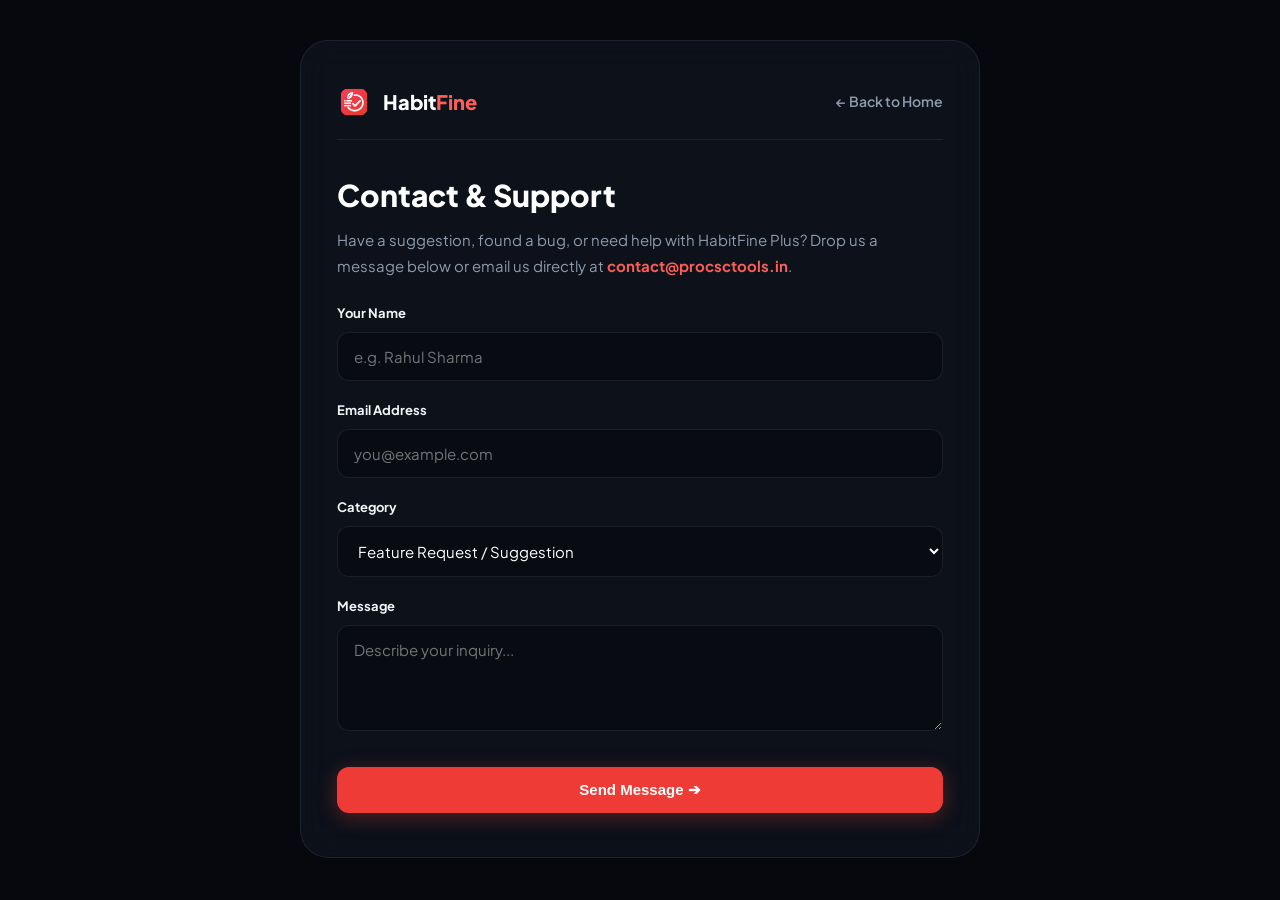
<file: contact.html>
<!DOCTYPE html>
<html lang="en">
<head>
    <meta charset="UTF-8">
    <meta name="viewport" content="width=device-width, initial-scale=1.0">
    <title>Support & Contact — HabitFine</title>
    <link rel="icon" type="image/png" href="images/icon.png">
    <link href="https://fonts.googleapis.com/css2?family=Plus+Jakarta+Sans:wght@400;600;700;800&family=JetBrains+Mono:wght@500&display=swap" rel="stylesheet">
    <style>
        :root {
            --bg-void: #06080D;
            --bg-card: rgba(16, 21, 32, 0.72);
            --brand-red: #EF3B36;
            --brand-red-light: #FF5D58;
            --brand-glow: rgba(239, 59, 54, 0.35);
            --text-pure: #FFFFFF;
            --text-main: #F1F5F9;
            --text-muted: #8E9BAE;
            --border-subtle: rgba(255, 255, 255, 0.08);
            --font-main: 'Plus Jakarta Sans', sans-serif;
        }
        * { margin: 0; padding: 0; box-sizing: border-box; }
        body { background: var(--bg-void); color: var(--text-main); font-family: var(--font-main); line-height: 1.7; padding: 40px 20px; }
        .container { max-width: 680px; margin: 0 auto; background: var(--bg-card); border: 1px solid var(--border-subtle); border-radius: 28px; padding: 44px 36px; backdrop-filter: blur(16px); }
        .brand-header { display: flex; align-items: center; justify-content: space-between; margin-bottom: 30px; border-bottom: 1px solid var(--border-subtle); padding-bottom: 20px; }
        .brand { display: flex; align-items: center; gap: 12px; text-decoration: none; color: #fff; font-size: 20px; font-weight: 800; }
        .brand img { width: 34px; height: 34px; border-radius: 8px; }
        .brand span span { color: var(--brand-red-light); }
        .back-btn { color: var(--text-muted); text-decoration: none; font-size: 14px; font-weight: 600; }
        .back-btn:hover { color: #fff; }
        h1 { font-size: 30px; font-weight: 800; color: var(--text-pure); margin-bottom: 6px; }
        p { color: var(--text-muted); font-size: 15px; margin-bottom: 24px; }
        .form-group { margin-bottom: 18px; }
        label { display: block; font-size: 13px; font-weight: 700; color: var(--text-main); margin-bottom: 8px; }
        input, select, textarea { width: 100%; background: #080B12; border: 1px solid var(--border-subtle); border-radius: 12px; padding: 14px 16px; color: #fff; font-family: var(--font-main); font-size: 15px; outline: none; transition: border-color 0.2s; }
        input:focus, select:focus, textarea:focus { border-color: var(--brand-red); }
        .btn-submit { width: 100%; background: var(--brand-red); color: #fff; padding: 14px; border-radius: 12px; font-weight: 800; font-size: 15px; border: none; cursor: pointer; box-shadow: 0 4px 20px var(--brand-glow); margin-top: 10px; transition: transform 0.2s; }
        .btn-submit:hover { transform: translateY(-2px); }
    </style>
</head>
<body>
    <div class="container">
        <div class="brand-header">
            <a href="index.html" class="brand">
                <img src="images/icon.png" alt="HabitFine Logo" onerror="this.src='images/splash-icon.png'">
                <span>Habit<span>Fine</span></span>
            </a>
            <a href="index.html" class="back-btn">← Back to Home</a>
        </div>

        <h1>Contact & Support</h1>
        <p>Have a suggestion, found a bug, or need help with HabitFine Plus? Drop us a message below or email us directly at <a href="mailto:contact@procsctools.in" style="color: var(--brand-red-light); text-decoration: none; font-weight: 700;">contact@procsctools.in</a>.</p>
        <form onsubmit="event.preventDefault(); alert('Thank you! Your feedback has been sent to our developer team.');">
            <div class="form-group">
                <label>Your Name</label>
                <input type="text" placeholder="e.g. Rahul Sharma" required>
            </div>
            <div class="form-group">
                <label>Email Address</label>
                <input type="email" placeholder="you@example.com" required>
            </div>
            <div class="form-group">
                <label>Category</label>
                <select>
                    <option>Feature Request / Suggestion</option>
                    <option>Bug Report</option>
                    <option>Promo Code / Plus Subscription</option>
                    <option>Other Question</option>
                </select>
            </div>
            <div class="form-group">
                <label>Message</label>
                <textarea rows="4" placeholder="Describe your inquiry..." required></textarea>
            </div>
            <button type="submit" class="btn-submit">Send Message ➔</button>
        </form>
    </div>
</body>
</html>
</file>
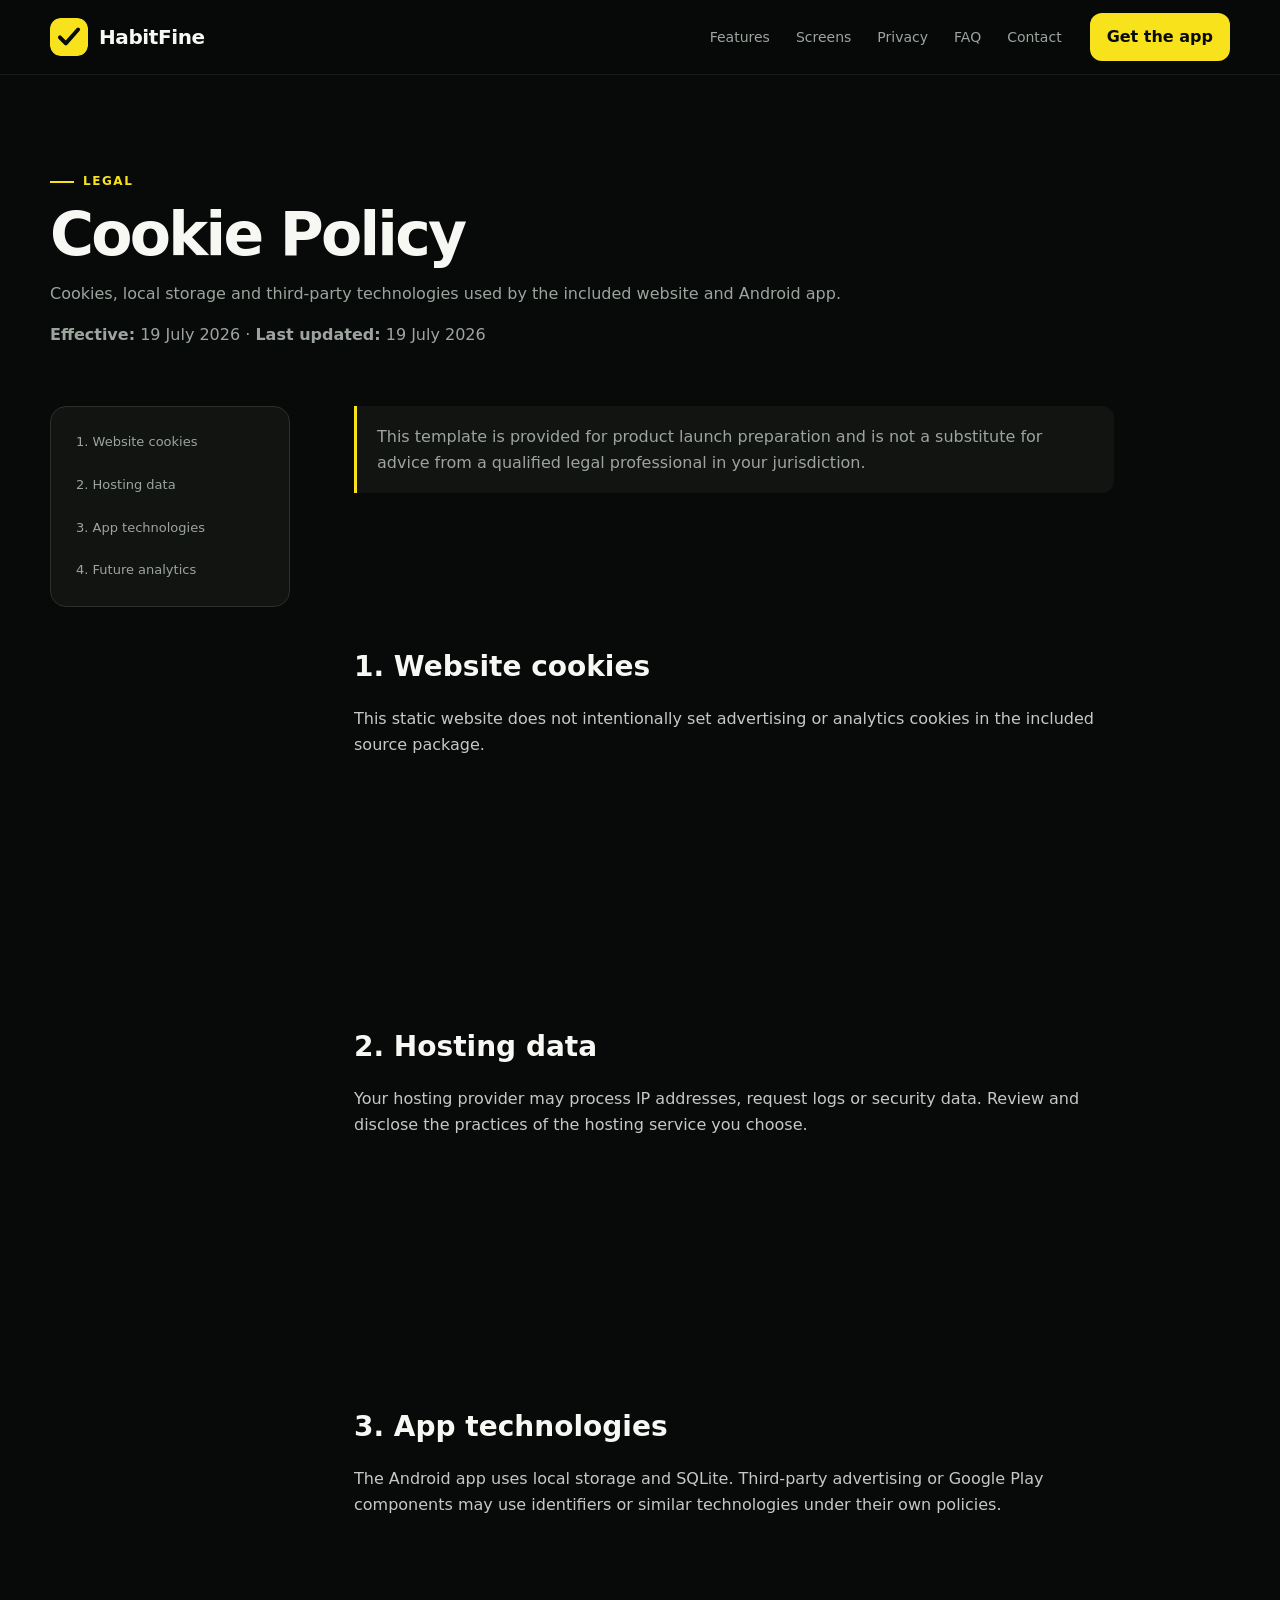
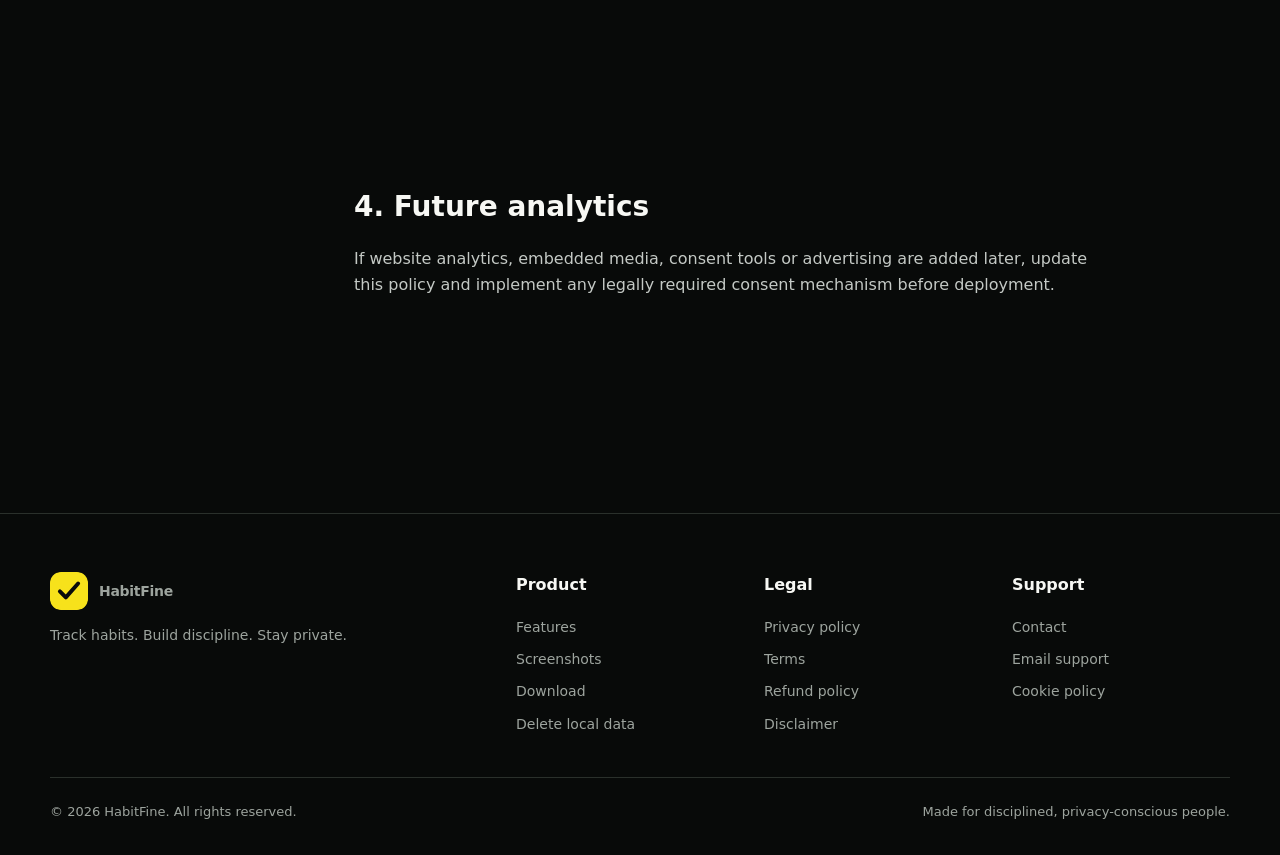
<file: cookies.html>
<!doctype html><html lang="en"><head><meta charset="utf-8"><meta name="viewport" content="width=device-width,initial-scale=1"><meta name="theme-color" content="#080a09"><meta name="description" content="Cookies, local storage and third-party technologies used by the included website and Android app."><title>Cookie Policy — HabitFine</title><link rel="icon" href="assets/logo.svg"><link rel="stylesheet" href="assets/css/style.css"></head><body class="legal-page"><a class="skip" href="#main">Skip to content</a><header class="site-header"><div class="container nav"><a class="brand" href="index.html"><img src="assets/logo.svg" alt=""><span>HabitFine</span></a><nav class="nav-links" aria-label="Primary"><a href="index.html#features">Features</a><a href="index.html#screens">Screens</a><a href="index.html#privacy">Privacy</a><a href="index.html#faq">FAQ</a><a href="contact.html">Contact</a></nav><a class="nav-cta" href="index.html#download">Get the app</a><button class="menu-btn" aria-label="Open navigation" aria-expanded="false">☰</button></div></header><main id="main"><div class="container legal-hero"><div class="eyebrow">Legal</div><h1>Cookie Policy</h1><p>Cookies, local storage and third-party technologies used by the included website and Android app.</p><p><b>Effective:</b> 19 July 2026 · <b>Last updated:</b> 19 July 2026</p></div><div class="container legal legal-layout"><aside class="legal-toc"><a href="#cookies">1. Website cookies</a><a href="#hosting">2. Hosting data</a><a href="#app">3. App technologies</a><a href="#changes">4. Future analytics</a></aside><article><div class="notice">This template is provided for product launch preparation and is not a substitute for advice from a qualified legal professional in your jurisdiction.</div><section id="cookies"><h2>1. Website cookies</h2><p>This static website does not intentionally set advertising or analytics cookies in the included source package.</p></section><section id="hosting"><h2>2. Hosting data</h2><p>Your hosting provider may process IP addresses, request logs or security data. Review and disclose the practices of the hosting service you choose.</p></section><section id="app"><h2>3. App technologies</h2><p>The Android app uses local storage and SQLite. Third-party advertising or Google Play components may use identifiers or similar technologies under their own policies.</p></section><section id="changes"><h2>4. Future analytics</h2><p>If website analytics, embedded media, consent tools or advertising are added later, update this policy and implement any legally required consent mechanism before deployment.</p></section></article></div></main><footer class="footer"><div class="container"><div class="footer-grid"><div><a class="brand" href="index.html"><img src="assets/logo.svg" alt=""><span>HabitFine</span></a><p>Track habits. Build discipline. Stay private.</p></div><div class="footer-col"><b>Product</b><a href="index.html#features">Features</a><a href="index.html#screens">Screenshots</a><a href="index.html#download">Download</a><a href="data-deletion.html">Delete local data</a></div><div class="footer-col"><b>Legal</b><a href="privacy.html">Privacy policy</a><a href="terms.html">Terms</a><a href="refund.html">Refund policy</a><a href="disclaimer.html">Disclaimer</a></div><div class="footer-col"><b>Support</b><a href="contact.html">Contact</a><a href="mailto:jitendraeditiz@gmail.com">Email support</a><a href="cookies.html">Cookie policy</a></div></div><div class="copyright"><span>© 2026 HabitFine. All rights reserved.</span><span>Made for disciplined, privacy-conscious people.</span></div></div></footer><script src="assets/js/main.js"></script></body></html>
</file>
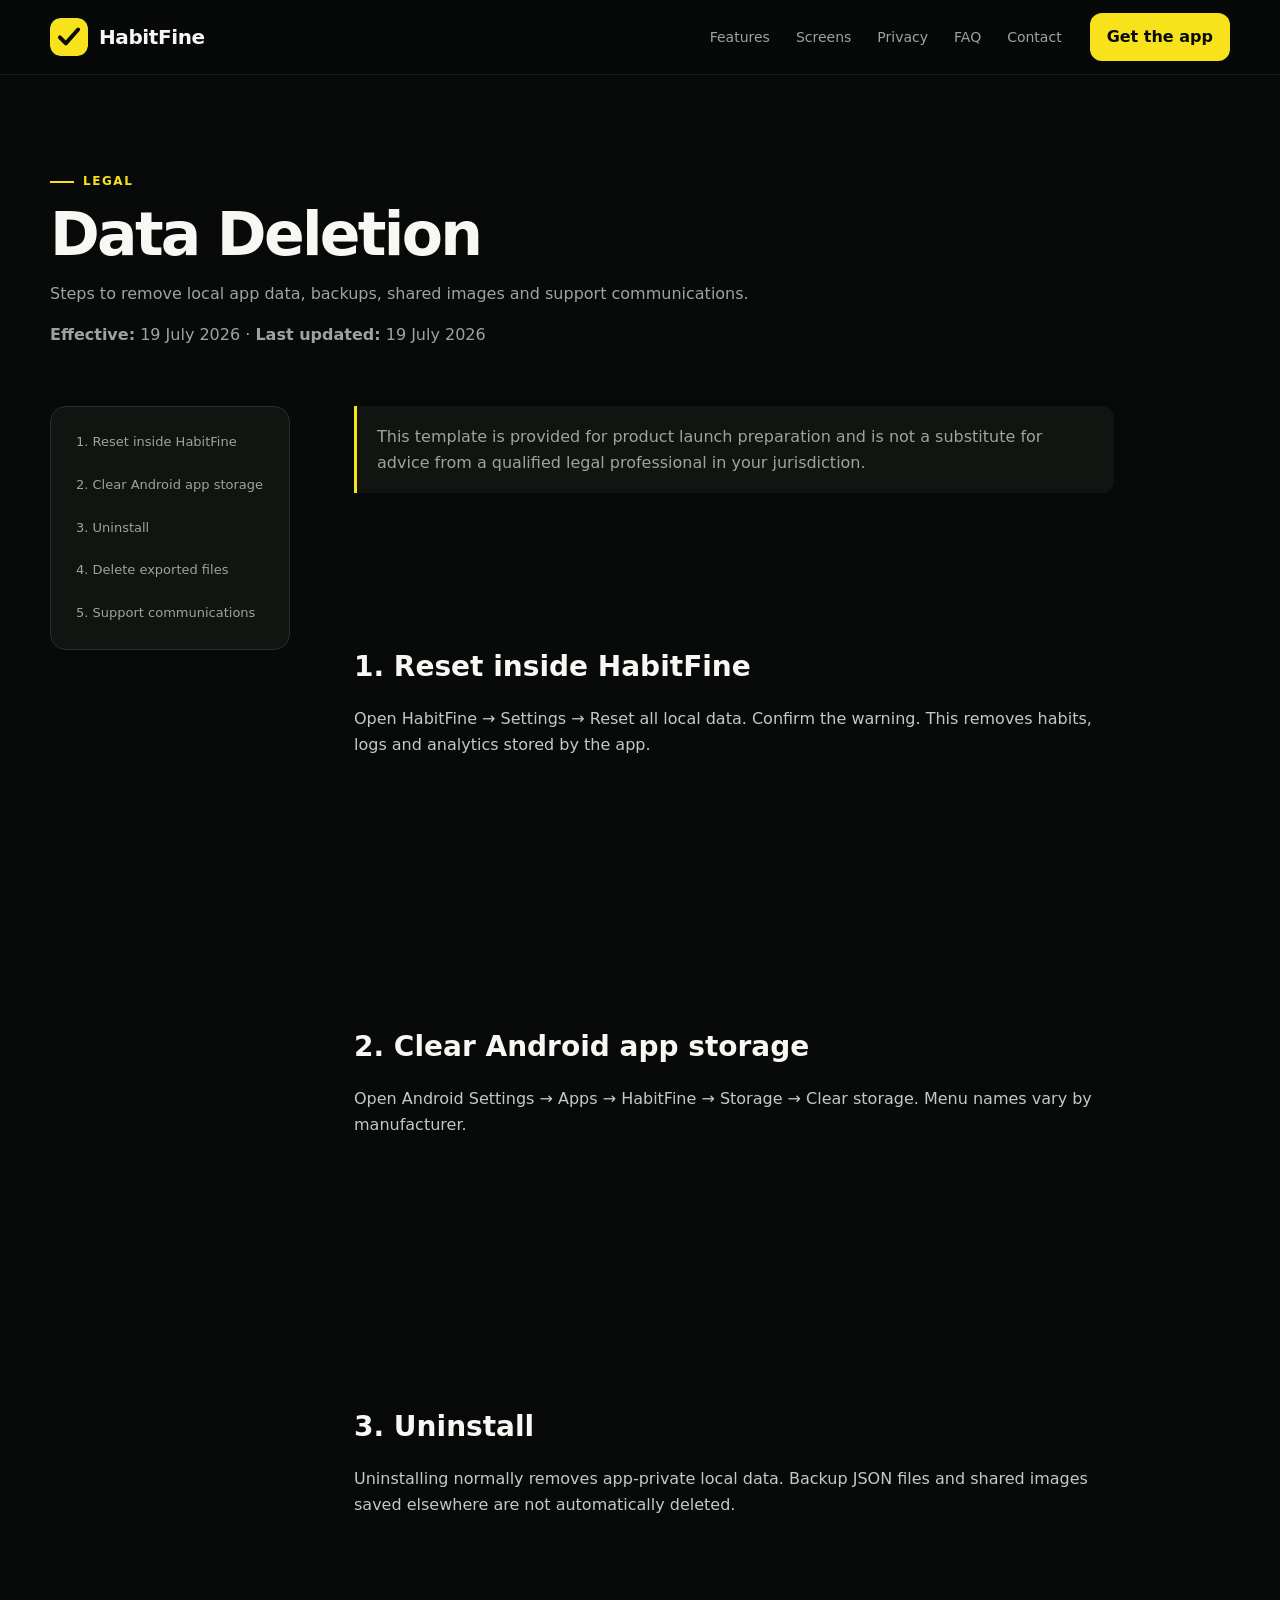
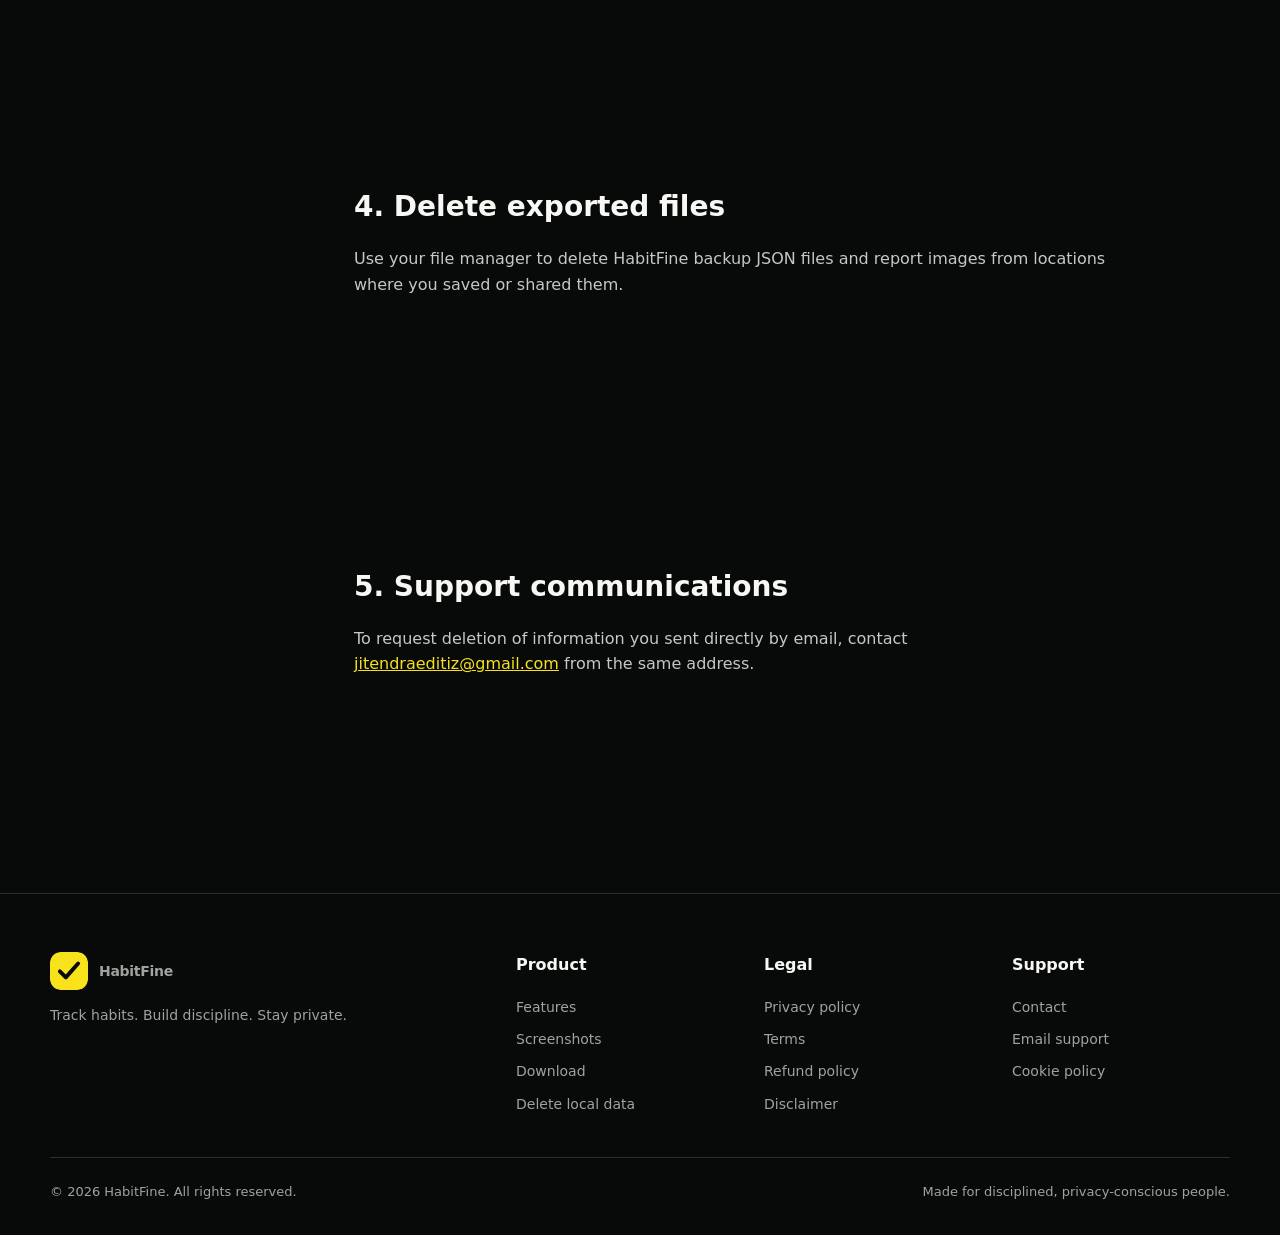
<file: data-deletion.html>
<!doctype html><html lang="en"><head><meta charset="utf-8"><meta name="viewport" content="width=device-width,initial-scale=1"><meta name="theme-color" content="#080a09"><meta name="description" content="Steps to remove local app data, backups, shared images and support communications."><title>Data Deletion — HabitFine</title><link rel="icon" href="assets/logo.svg"><link rel="stylesheet" href="assets/css/style.css"></head><body class="legal-page"><a class="skip" href="#main">Skip to content</a><header class="site-header"><div class="container nav"><a class="brand" href="index.html"><img src="assets/logo.svg" alt=""><span>HabitFine</span></a><nav class="nav-links" aria-label="Primary"><a href="index.html#features">Features</a><a href="index.html#screens">Screens</a><a href="index.html#privacy">Privacy</a><a href="index.html#faq">FAQ</a><a href="contact.html">Contact</a></nav><a class="nav-cta" href="index.html#download">Get the app</a><button class="menu-btn" aria-label="Open navigation" aria-expanded="false">☰</button></div></header><main id="main"><div class="container legal-hero"><div class="eyebrow">Legal</div><h1>Data Deletion</h1><p>Steps to remove local app data, backups, shared images and support communications.</p><p><b>Effective:</b> 19 July 2026 · <b>Last updated:</b> 19 July 2026</p></div><div class="container legal legal-layout"><aside class="legal-toc"><a href="#app">1. Reset inside HabitFine</a><a href="#android">2. Clear Android app storage</a><a href="#uninstall">3. Uninstall</a><a href="#files">4. Delete exported files</a><a href="#support">5. Support communications</a></aside><article><div class="notice">This template is provided for product launch preparation and is not a substitute for advice from a qualified legal professional in your jurisdiction.</div><section id="app"><h2>1. Reset inside HabitFine</h2><p>Open HabitFine → Settings → Reset all local data. Confirm the warning. This removes habits, logs and analytics stored by the app.</p></section><section id="android"><h2>2. Clear Android app storage</h2><p>Open Android Settings → Apps → HabitFine → Storage → Clear storage. Menu names vary by manufacturer.</p></section><section id="uninstall"><h2>3. Uninstall</h2><p>Uninstalling normally removes app-private local data. Backup JSON files and shared images saved elsewhere are not automatically deleted.</p></section><section id="files"><h2>4. Delete exported files</h2><p>Use your file manager to delete HabitFine backup JSON files and report images from locations where you saved or shared them.</p></section><section id="support"><h2>5. Support communications</h2><p>To request deletion of information you sent directly by email, contact <a href="mailto:jitendraeditiz@gmail.com">jitendraeditiz@gmail.com</a> from the same address.</p></section></article></div></main><footer class="footer"><div class="container"><div class="footer-grid"><div><a class="brand" href="index.html"><img src="assets/logo.svg" alt=""><span>HabitFine</span></a><p>Track habits. Build discipline. Stay private.</p></div><div class="footer-col"><b>Product</b><a href="index.html#features">Features</a><a href="index.html#screens">Screenshots</a><a href="index.html#download">Download</a><a href="data-deletion.html">Delete local data</a></div><div class="footer-col"><b>Legal</b><a href="privacy.html">Privacy policy</a><a href="terms.html">Terms</a><a href="refund.html">Refund policy</a><a href="disclaimer.html">Disclaimer</a></div><div class="footer-col"><b>Support</b><a href="contact.html">Contact</a><a href="mailto:jitendraeditiz@gmail.com">Email support</a><a href="cookies.html">Cookie policy</a></div></div><div class="copyright"><span>© 2026 HabitFine. All rights reserved.</span><span>Made for disciplined, privacy-conscious people.</span></div></div></footer><script src="assets/js/main.js"></script></body></html>
</file>
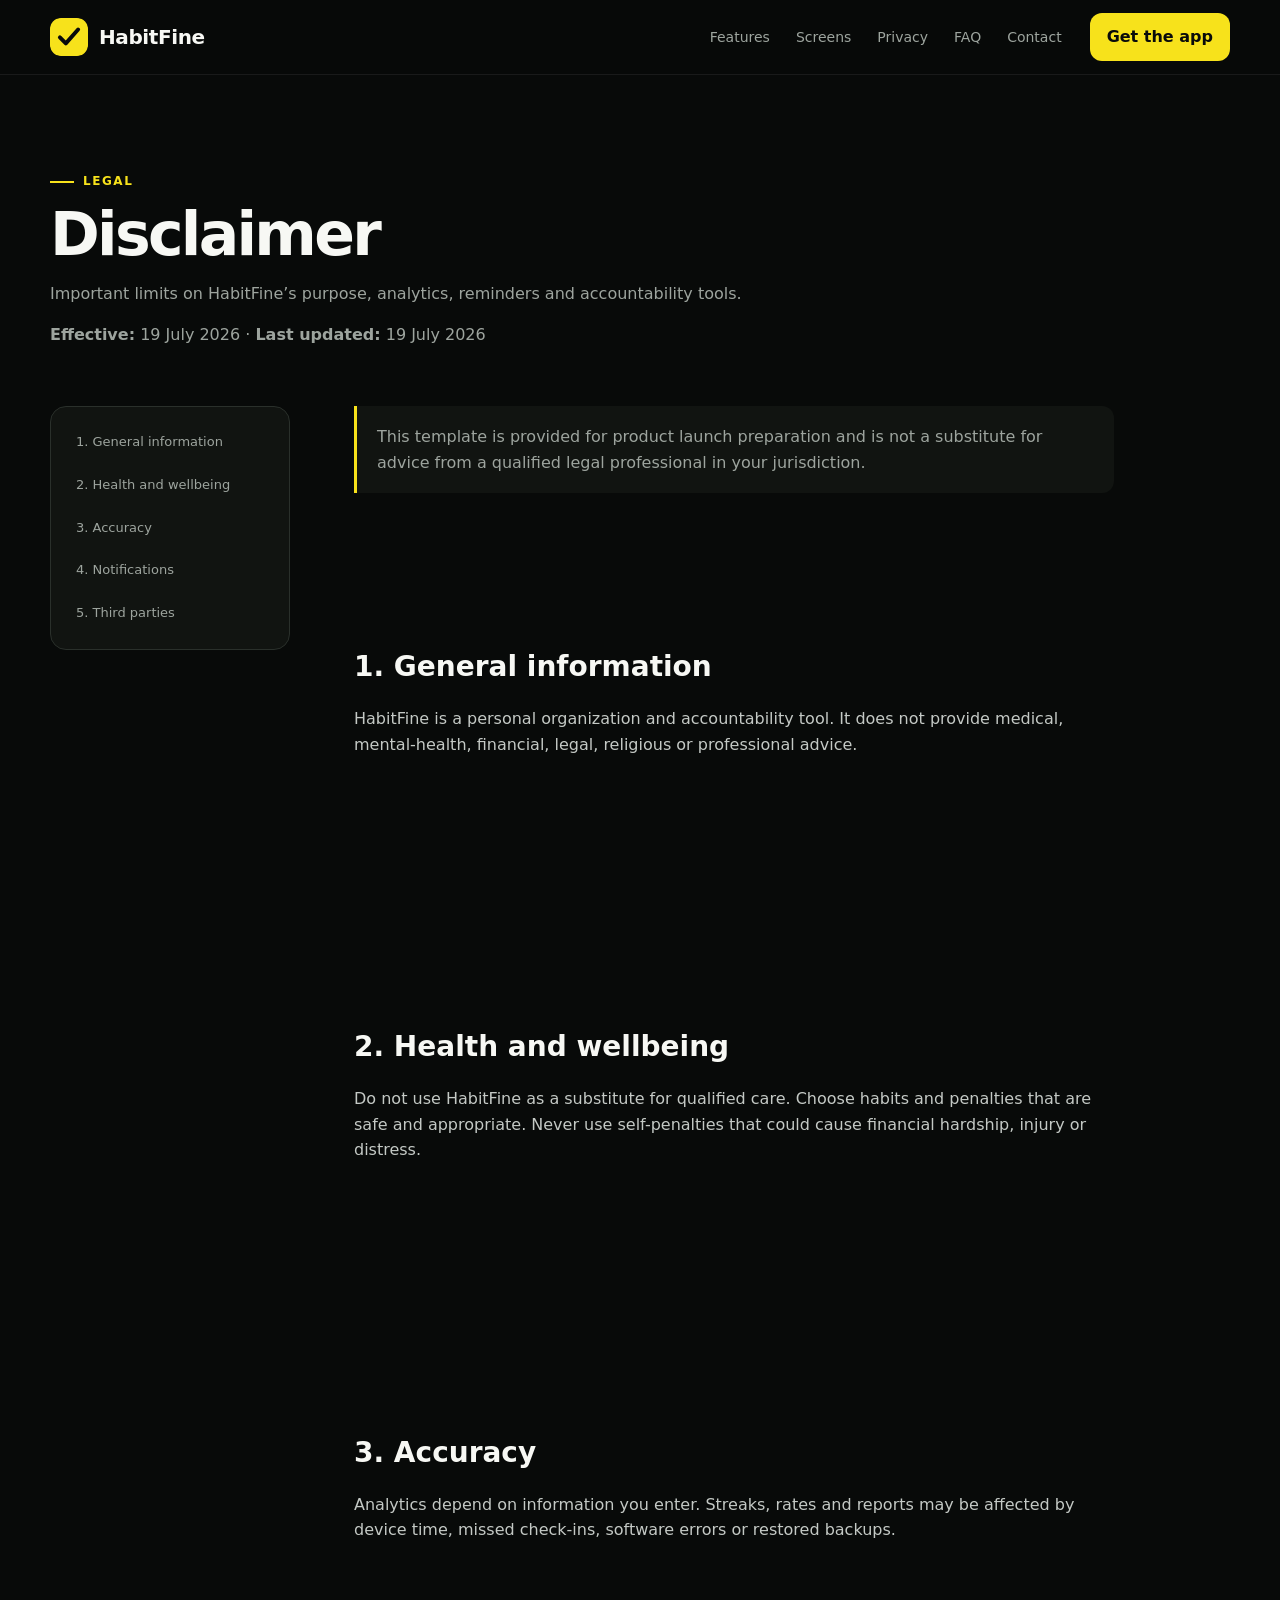
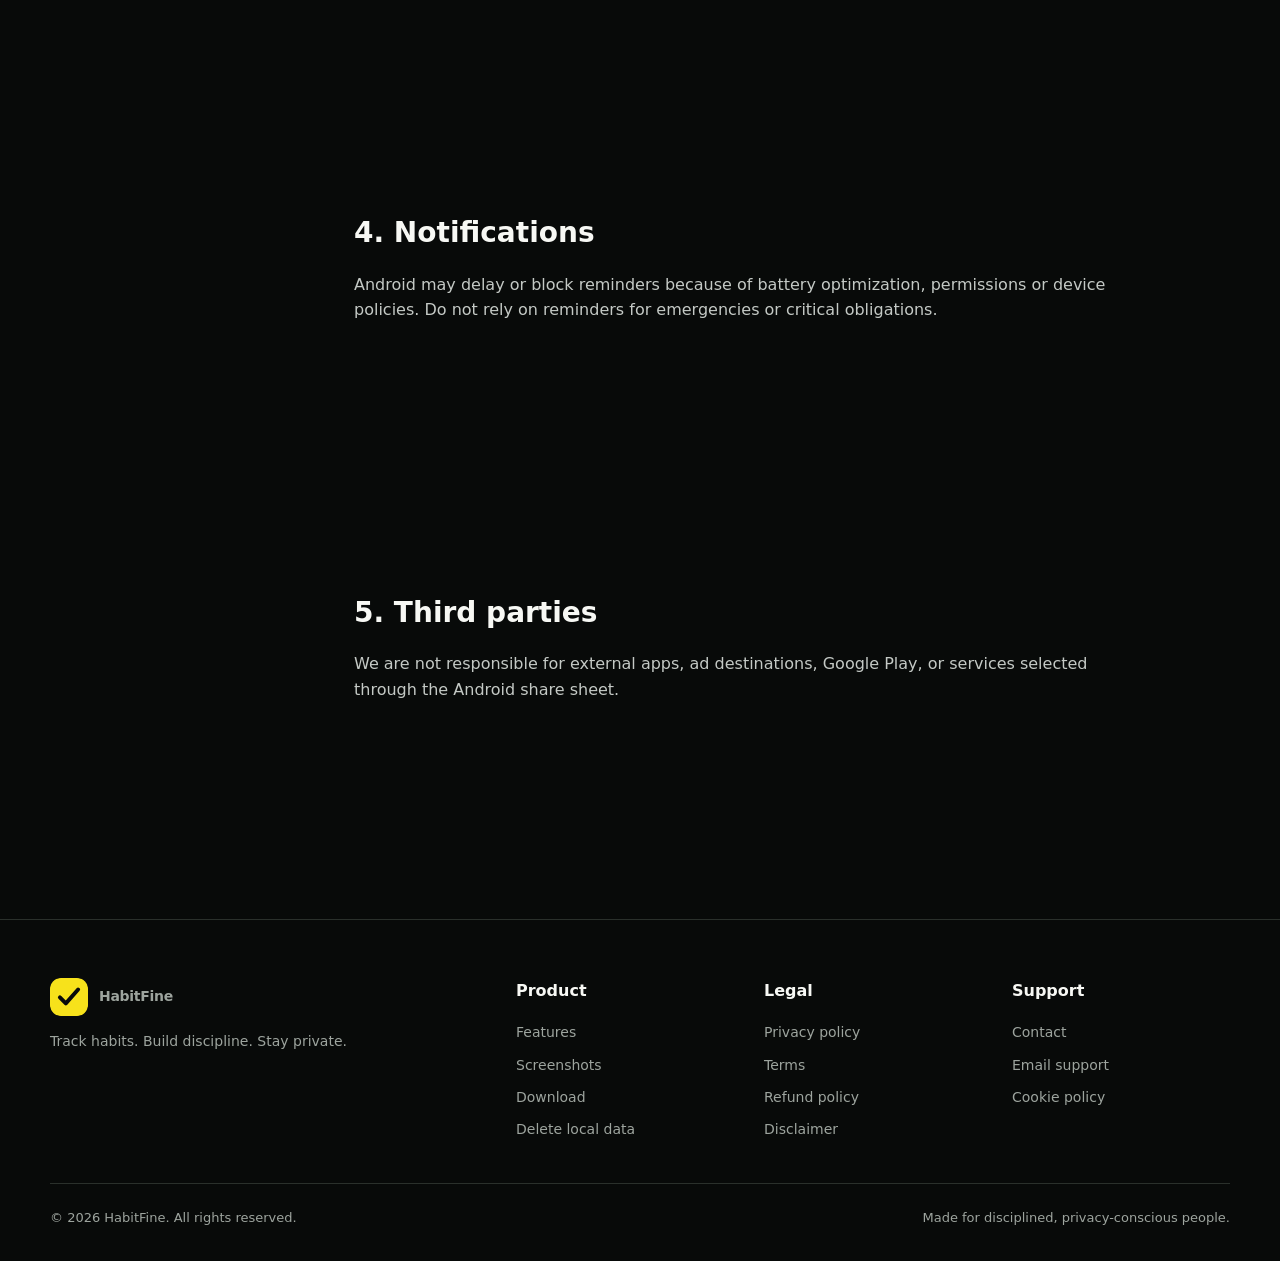
<file: disclaimer.html>
<!doctype html><html lang="en"><head><meta charset="utf-8"><meta name="viewport" content="width=device-width,initial-scale=1"><meta name="theme-color" content="#080a09"><meta name="description" content="Important limits on HabitFine’s purpose, analytics, reminders and accountability tools."><title>Disclaimer — HabitFine</title><link rel="icon" href="assets/logo.svg"><link rel="stylesheet" href="assets/css/style.css"></head><body class="legal-page"><a class="skip" href="#main">Skip to content</a><header class="site-header"><div class="container nav"><a class="brand" href="index.html"><img src="assets/logo.svg" alt=""><span>HabitFine</span></a><nav class="nav-links" aria-label="Primary"><a href="index.html#features">Features</a><a href="index.html#screens">Screens</a><a href="index.html#privacy">Privacy</a><a href="index.html#faq">FAQ</a><a href="contact.html">Contact</a></nav><a class="nav-cta" href="index.html#download">Get the app</a><button class="menu-btn" aria-label="Open navigation" aria-expanded="false">☰</button></div></header><main id="main"><div class="container legal-hero"><div class="eyebrow">Legal</div><h1>Disclaimer</h1><p>Important limits on HabitFine’s purpose, analytics, reminders and accountability tools.</p><p><b>Effective:</b> 19 July 2026 · <b>Last updated:</b> 19 July 2026</p></div><div class="container legal legal-layout"><aside class="legal-toc"><a href="#general">1. General information</a><a href="#health">2. Health and wellbeing</a><a href="#accuracy">3. Accuracy</a><a href="#notifications">4. Notifications</a><a href="#external">5. Third parties</a></aside><article><div class="notice">This template is provided for product launch preparation and is not a substitute for advice from a qualified legal professional in your jurisdiction.</div><section id="general"><h2>1. General information</h2><p>HabitFine is a personal organization and accountability tool. It does not provide medical, mental-health, financial, legal, religious or professional advice.</p></section><section id="health"><h2>2. Health and wellbeing</h2><p>Do not use HabitFine as a substitute for qualified care. Choose habits and penalties that are safe and appropriate. Never use self-penalties that could cause financial hardship, injury or distress.</p></section><section id="accuracy"><h2>3. Accuracy</h2><p>Analytics depend on information you enter. Streaks, rates and reports may be affected by device time, missed check-ins, software errors or restored backups.</p></section><section id="notifications"><h2>4. Notifications</h2><p>Android may delay or block reminders because of battery optimization, permissions or device policies. Do not rely on reminders for emergencies or critical obligations.</p></section><section id="external"><h2>5. Third parties</h2><p>We are not responsible for external apps, ad destinations, Google Play, or services selected through the Android share sheet.</p></section></article></div></main><footer class="footer"><div class="container"><div class="footer-grid"><div><a class="brand" href="index.html"><img src="assets/logo.svg" alt=""><span>HabitFine</span></a><p>Track habits. Build discipline. Stay private.</p></div><div class="footer-col"><b>Product</b><a href="index.html#features">Features</a><a href="index.html#screens">Screenshots</a><a href="index.html#download">Download</a><a href="data-deletion.html">Delete local data</a></div><div class="footer-col"><b>Legal</b><a href="privacy.html">Privacy policy</a><a href="terms.html">Terms</a><a href="refund.html">Refund policy</a><a href="disclaimer.html">Disclaimer</a></div><div class="footer-col"><b>Support</b><a href="contact.html">Contact</a><a href="mailto:jitendraeditiz@gmail.com">Email support</a><a href="cookies.html">Cookie policy</a></div></div><div class="copyright"><span>© 2026 HabitFine. All rights reserved.</span><span>Made for disciplined, privacy-conscious people.</span></div></div></footer><script src="assets/js/main.js"></script></body></html>
</file>
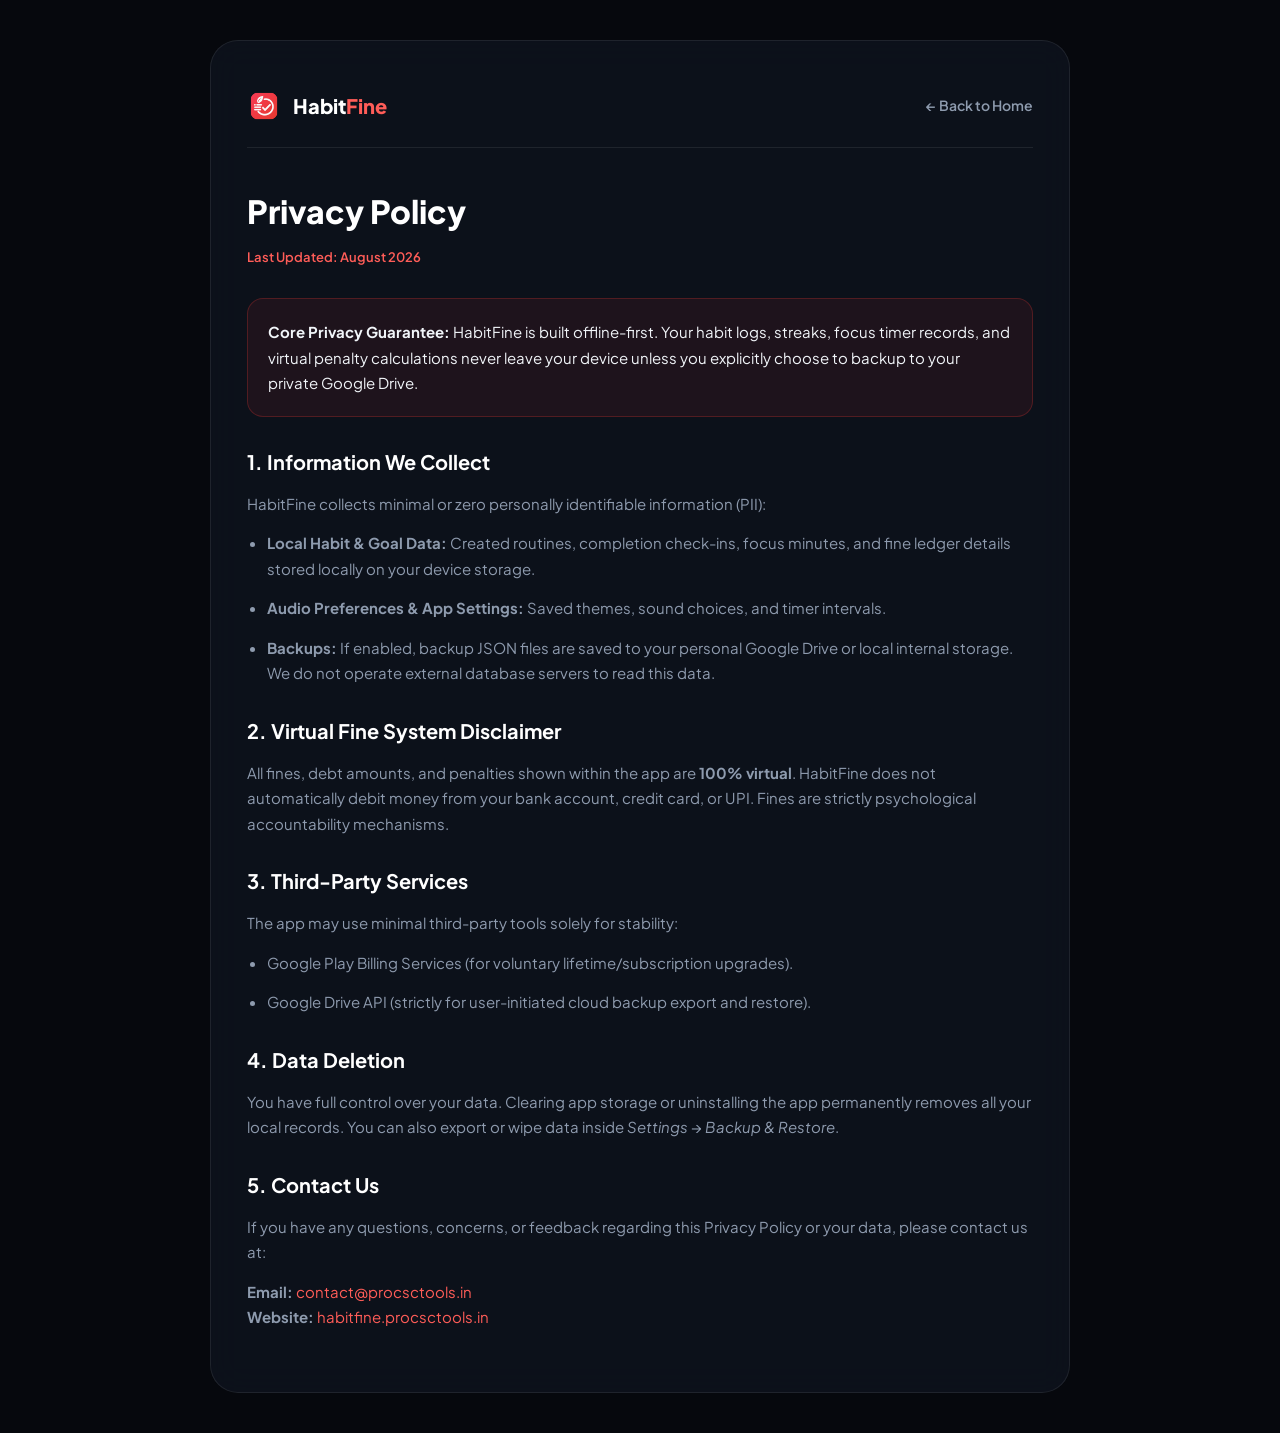
<file: privacy-policy.html>
<!DOCTYPE html>
<html lang="en">
<head>
    <meta charset="UTF-8">
    <meta name="viewport" content="width=device-width, initial-scale=1.0">
    <title>Privacy Policy — HabitFine</title>
    <link rel="icon" type="image/png" href="images/icon.png">
    <link href="https://fonts.googleapis.com/css2?family=Plus+Jakarta+Sans:wght@400;600;700;800&family=JetBrains+Mono:wght@500&display=swap" rel="stylesheet">
    <style>
        :root {
            --bg-void: #06080D;
            --bg-card: rgba(16, 21, 32, 0.72);
            --brand-red: #EF3B36;
            --brand-red-light: #FF5D58;
            --text-pure: #FFFFFF;
            --text-main: #F1F5F9;
            --text-muted: #8E9BAE;
            --border-subtle: rgba(255, 255, 255, 0.08);
            --font-main: 'Plus Jakarta Sans', sans-serif;
        }
        * { margin: 0; padding: 0; box-sizing: border-box; }
        body { background: var(--bg-void); color: var(--text-main); font-family: var(--font-main); line-height: 1.7; padding: 40px 20px; }
        .container { max-width: 860px; margin: 0 auto; background: var(--bg-card); border: 1px solid var(--border-subtle); border-radius: 28px; padding: 48px 36px; backdrop-filter: blur(16px); }
        .brand-header { display: flex; align-items: center; justify-content: space-between; margin-bottom: 36px; border-bottom: 1px solid var(--border-subtle); padding-bottom: 24px; }
        .brand { display: flex; align-items: center; gap: 12px; text-decoration: none; color: #fff; font-size: 20px; font-weight: 800; }
        .brand img { width: 34px; height: 34px; border-radius: 8px; }
        .brand span span { color: var(--brand-red-light); }
        .back-btn { color: var(--text-muted); text-decoration: none; font-size: 14px; font-weight: 600; }
        .back-btn:hover { color: #fff; }
        h1 { font-size: 32px; font-weight: 800; color: var(--text-pure); margin-bottom: 8px; }
        .updated-date { color: var(--brand-red-light); font-size: 13px; font-weight: 600; margin-bottom: 30px; }
        h2 { font-size: 20px; color: var(--text-pure); margin: 28px 0 12px; }
        p, li { color: var(--text-muted); font-size: 15px; margin-bottom: 14px; }
        ul { padding-left: 20px; margin-bottom: 18px; }
        .highlight-box { background: rgba(239, 59, 54, 0.08); border: 1px solid rgba(239, 59, 54, 0.25); border-radius: 16px; padding: 20px; margin: 24px 0; }
        .highlight-box p { color: var(--text-main); margin-bottom: 0; }
    </style>
</head>
<body>
    <div class="container">
        <div class="brand-header">
            <a href="index.html" class="brand">
                <img src="images/icon.png" alt="HabitFine Logo" onerror="this.src='images/splash-icon.png'">
                <span>Habit<span>Fine</span></span>
            </a>
            <a href="index.html" class="back-btn">← Back to Home</a>
        </div>

        <h1>Privacy Policy</h1>
        <div class="updated-date">Last Updated: August 2026</div>

        <div class="highlight-box">
            <p><strong>Core Privacy Guarantee:</strong> HabitFine is built offline-first. Your habit logs, streaks, focus timer records, and virtual penalty calculations never leave your device unless you explicitly choose to backup to your private Google Drive.</p>
        </div>

        <h2>1. Information We Collect</h2>
        <p>HabitFine collects minimal or zero personally identifiable information (PII):</p>
        <ul>
            <li><strong>Local Habit & Goal Data:</strong> Created routines, completion check-ins, focus minutes, and fine ledger details stored locally on your device storage.</li>
            <li><strong>Audio Preferences & App Settings:</strong> Saved themes, sound choices, and timer intervals.</li>
            <li><strong>Backups:</strong> If enabled, backup JSON files are saved to your personal Google Drive or local internal storage. We do not operate external database servers to read this data.</li>
        </ul>

        <h2>2. Virtual Fine System Disclaimer</h2>
        <p>All fines, debt amounts, and penalties shown within the app are <strong>100% virtual</strong>. HabitFine does not automatically debit money from your bank account, credit card, or UPI. Fines are strictly psychological accountability mechanisms.</p>

        <h2>3. Third-Party Services</h2>
        <p>The app may use minimal third-party tools solely for stability:</p>
        <ul>
            <li>Google Play Billing Services (for voluntary lifetime/subscription upgrades).</li>
            <li>Google Drive API (strictly for user-initiated cloud backup export and restore).</li>
        </ul>

        <h2>4. Data Deletion</h2>
        <p>You have full control over your data. Clearing app storage or uninstalling the app permanently removes all your local records. You can also export or wipe data inside <em>Settings → Backup & Restore</em>.</p>

        <h2>5. Contact Us</h2>
<p>If you have any questions, concerns, or feedback regarding this Privacy Policy or your data, please contact us at:</p>
<p>
    <strong>Email:</strong> <a href="mailto:contact@procsctools.in" style="color: var(--brand-red-light); text-decoration: none;">contact@procsctools.in</a><br>
    <strong>Website:</strong> <a href="https://habitfine.procsctools.in" target="_blank" style="color: var(--brand-red-light); text-decoration: none;">habitfine.procsctools.in</a>
</p>
    </div>
</body>
</html>
</file>
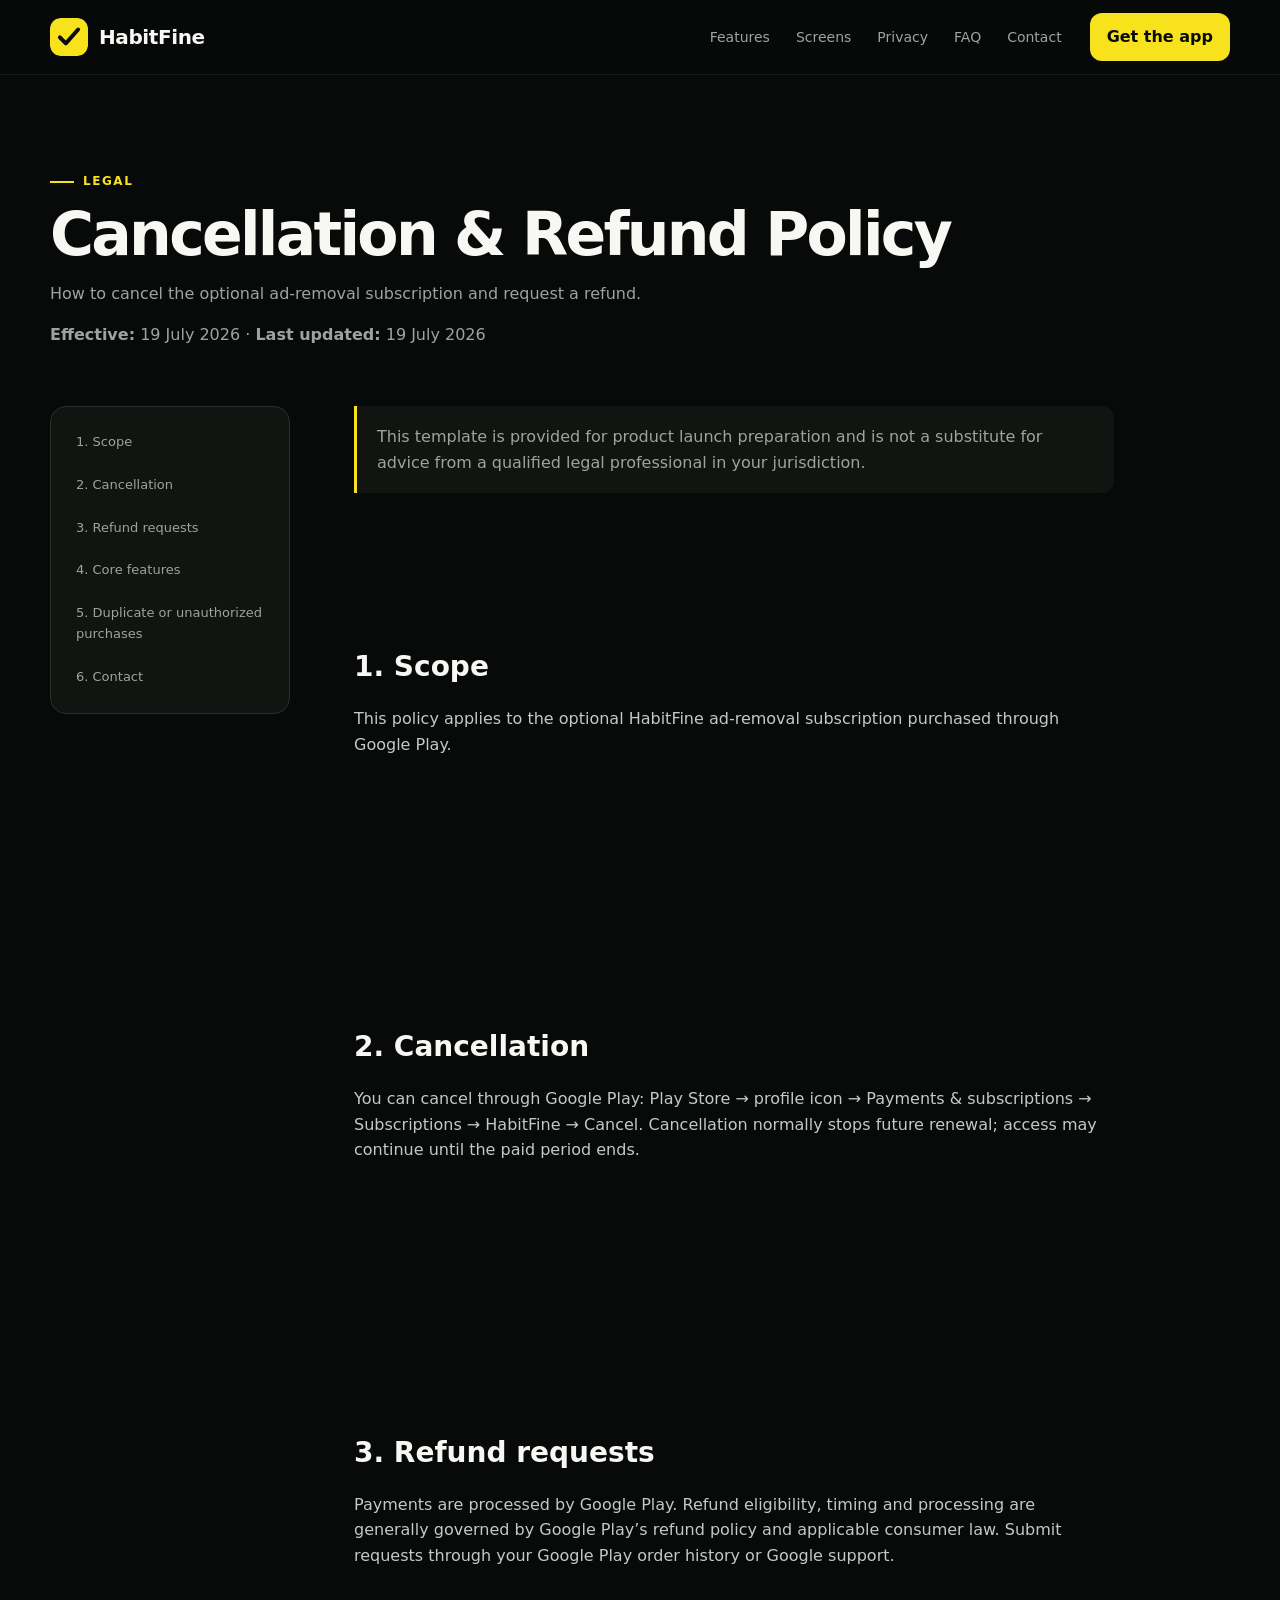
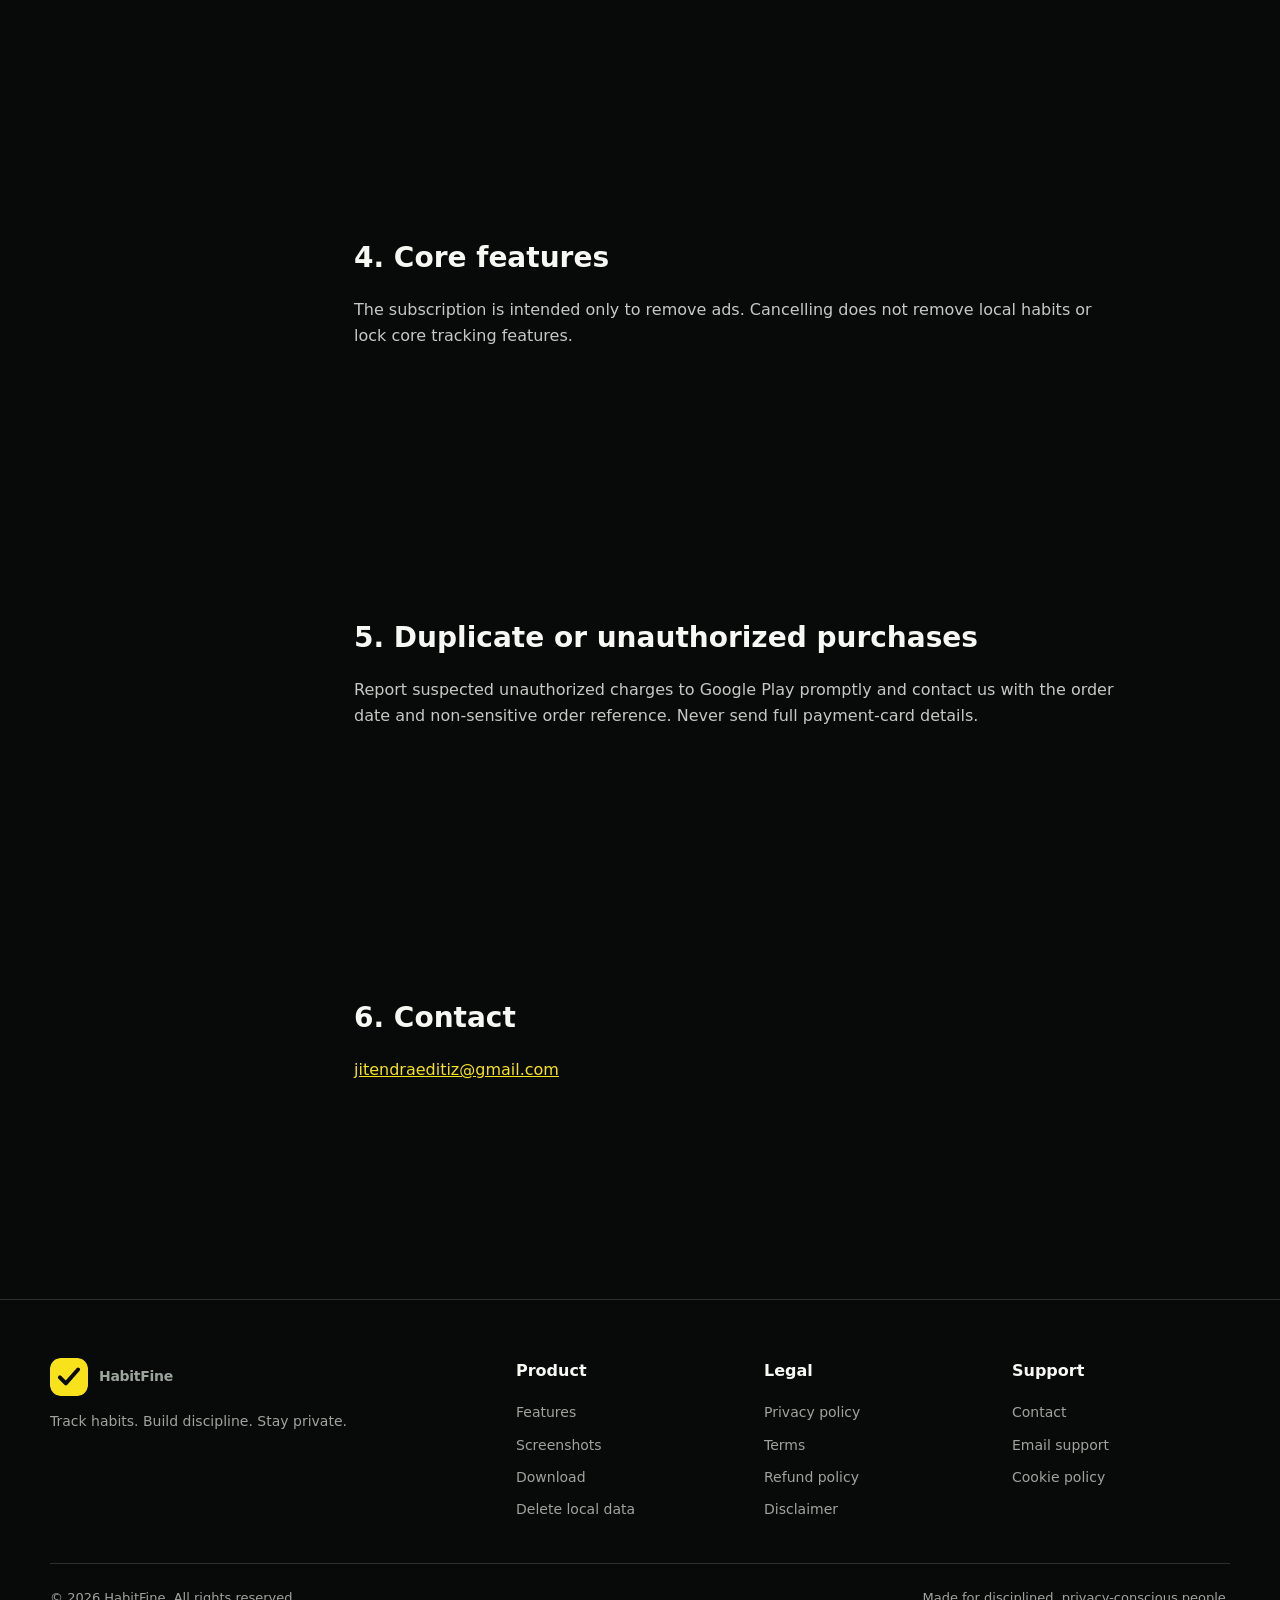
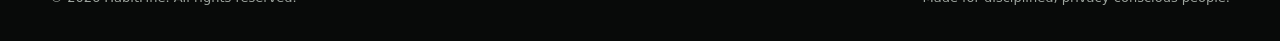
<file: refund.html>
<!doctype html><html lang="en"><head><meta charset="utf-8"><meta name="viewport" content="width=device-width,initial-scale=1"><meta name="theme-color" content="#080a09"><meta name="description" content="How to cancel the optional ad-removal subscription and request a refund."><title>Cancellation & Refund Policy — HabitFine</title><link rel="icon" href="assets/logo.svg"><link rel="stylesheet" href="assets/css/style.css"></head><body class="legal-page"><a class="skip" href="#main">Skip to content</a><header class="site-header"><div class="container nav"><a class="brand" href="index.html"><img src="assets/logo.svg" alt=""><span>HabitFine</span></a><nav class="nav-links" aria-label="Primary"><a href="index.html#features">Features</a><a href="index.html#screens">Screens</a><a href="index.html#privacy">Privacy</a><a href="index.html#faq">FAQ</a><a href="contact.html">Contact</a></nav><a class="nav-cta" href="index.html#download">Get the app</a><button class="menu-btn" aria-label="Open navigation" aria-expanded="false">☰</button></div></header><main id="main"><div class="container legal-hero"><div class="eyebrow">Legal</div><h1>Cancellation & Refund Policy</h1><p>How to cancel the optional ad-removal subscription and request a refund.</p><p><b>Effective:</b> 19 July 2026 · <b>Last updated:</b> 19 July 2026</p></div><div class="container legal legal-layout"><aside class="legal-toc"><a href="#scope">1. Scope</a><a href="#cancel">2. Cancellation</a><a href="#refunds">3. Refund requests</a><a href="#features">4. Core features</a><a href="#duplicate">5. Duplicate or unauthorized purchases</a><a href="#contact">6. Contact</a></aside><article><div class="notice">This template is provided for product launch preparation and is not a substitute for advice from a qualified legal professional in your jurisdiction.</div><section id="scope"><h2>1. Scope</h2><p>This policy applies to the optional HabitFine ad-removal subscription purchased through Google Play.</p></section><section id="cancel"><h2>2. Cancellation</h2><p>You can cancel through Google Play: Play Store → profile icon → Payments & subscriptions → Subscriptions → HabitFine → Cancel. Cancellation normally stops future renewal; access may continue until the paid period ends.</p></section><section id="refunds"><h2>3. Refund requests</h2><p>Payments are processed by Google Play. Refund eligibility, timing and processing are generally governed by Google Play’s refund policy and applicable consumer law. Submit requests through your Google Play order history or Google support.</p></section><section id="features"><h2>4. Core features</h2><p>The subscription is intended only to remove ads. Cancelling does not remove local habits or lock core tracking features.</p></section><section id="duplicate"><h2>5. Duplicate or unauthorized purchases</h2><p>Report suspected unauthorized charges to Google Play promptly and contact us with the order date and non-sensitive order reference. Never send full payment-card details.</p></section><section id="contact"><h2>6. Contact</h2><p><a href="mailto:jitendraeditiz@gmail.com">jitendraeditiz@gmail.com</a></p></section></article></div></main><footer class="footer"><div class="container"><div class="footer-grid"><div><a class="brand" href="index.html"><img src="assets/logo.svg" alt=""><span>HabitFine</span></a><p>Track habits. Build discipline. Stay private.</p></div><div class="footer-col"><b>Product</b><a href="index.html#features">Features</a><a href="index.html#screens">Screenshots</a><a href="index.html#download">Download</a><a href="data-deletion.html">Delete local data</a></div><div class="footer-col"><b>Legal</b><a href="privacy.html">Privacy policy</a><a href="terms.html">Terms</a><a href="refund.html">Refund policy</a><a href="disclaimer.html">Disclaimer</a></div><div class="footer-col"><b>Support</b><a href="contact.html">Contact</a><a href="mailto:jitendraeditiz@gmail.com">Email support</a><a href="cookies.html">Cookie policy</a></div></div><div class="copyright"><span>© 2026 HabitFine. All rights reserved.</span><span>Made for disciplined, privacy-conscious people.</span></div></div></footer><script src="assets/js/main.js"></script></body></html>
</file>
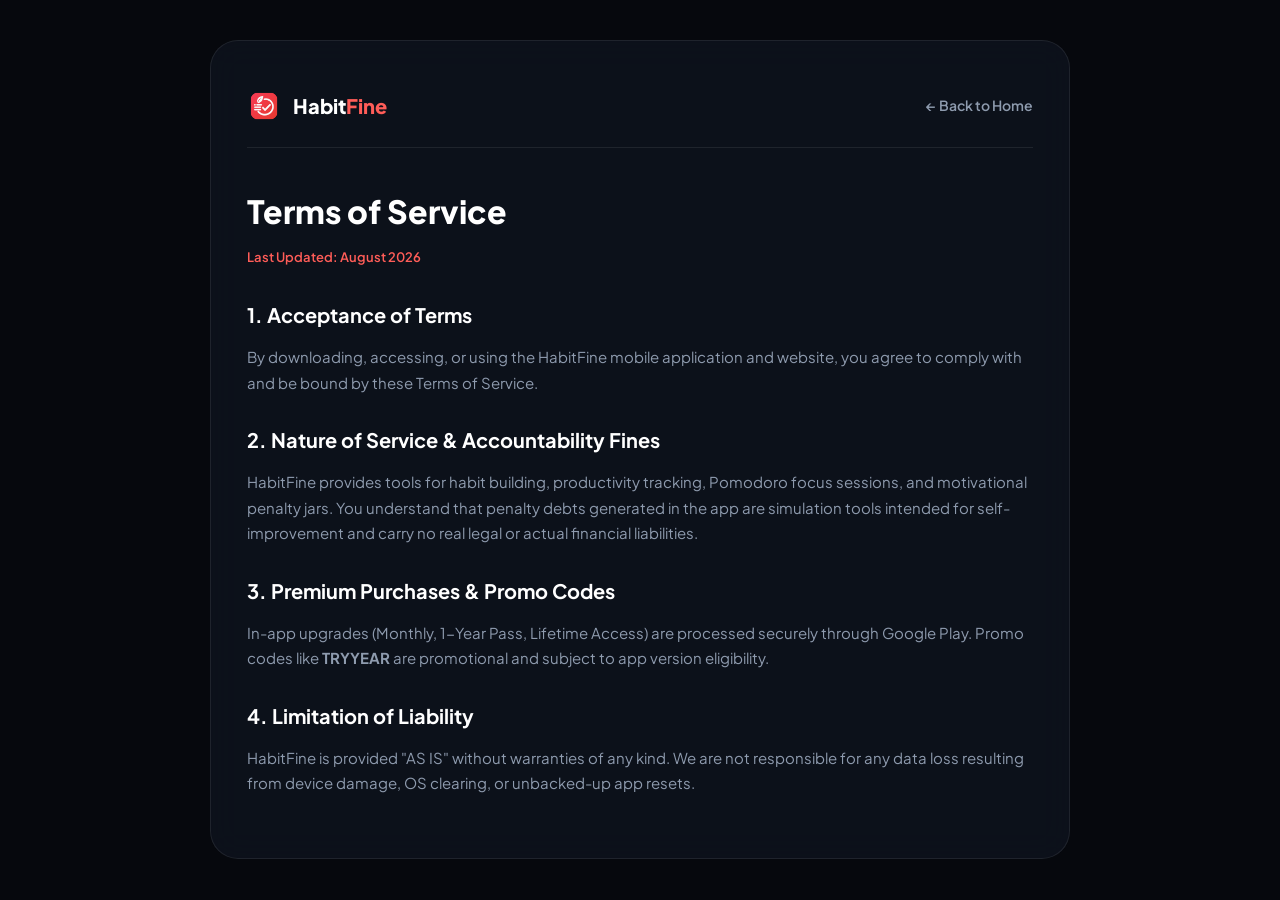
<file: terms.html>
<!DOCTYPE html>
<html lang="en">
<head>
    <meta charset="UTF-8">
    <meta name="viewport" content="width=device-width, initial-scale=1.0">
    <title>Terms of Service — HabitFine</title>
    <link rel="icon" type="image/png" href="images/icon.png">
    <link href="https://fonts.googleapis.com/css2?family=Plus+Jakarta+Sans:wght@400;600;700;800&display=swap" rel="stylesheet">
    <style>
        :root {
            --bg-void: #06080D;
            --bg-card: rgba(16, 21, 32, 0.72);
            --brand-red-light: #FF5D58;
            --text-pure: #FFFFFF;
            --text-main: #F1F5F9;
            --text-muted: #8E9BAE;
            --border-subtle: rgba(255, 255, 255, 0.08);
            --font-main: 'Plus Jakarta Sans', sans-serif;
        }
        * { margin: 0; padding: 0; box-sizing: border-box; }
        body { background: var(--bg-void); color: var(--text-main); font-family: var(--font-main); line-height: 1.7; padding: 40px 20px; }
        .container { max-width: 860px; margin: 0 auto; background: var(--bg-card); border: 1px solid var(--border-subtle); border-radius: 28px; padding: 48px 36px; backdrop-filter: blur(16px); }
        .brand-header { display: flex; align-items: center; justify-content: space-between; margin-bottom: 36px; border-bottom: 1px solid var(--border-subtle); padding-bottom: 24px; }
        .brand { display: flex; align-items: center; gap: 12px; text-decoration: none; color: #fff; font-size: 20px; font-weight: 800; }
        .brand img { width: 34px; height: 34px; border-radius: 8px; }
        .brand span span { color: var(--brand-red-light); }
        .back-btn { color: var(--text-muted); text-decoration: none; font-size: 14px; font-weight: 600; }
        .back-btn:hover { color: #fff; }
        h1 { font-size: 32px; font-weight: 800; color: var(--text-pure); margin-bottom: 8px; }
        .updated-date { color: var(--brand-red-light); font-size: 13px; font-weight: 600; margin-bottom: 30px; }
        h2 { font-size: 20px; color: var(--text-pure); margin: 28px 0 12px; }
        p, li { color: var(--text-muted); font-size: 15px; margin-bottom: 14px; }
        ul { padding-left: 20px; margin-bottom: 18px; }
    </style>
</head>
<body>
    <div class="container">
        <div class="brand-header">
            <a href="index.html" class="brand">
                <img src="images/icon.png" alt="HabitFine Logo" onerror="this.src='images/splash-icon.png'">
                <span>Habit<span>Fine</span></span>
            </a>
            <a href="index.html" class="back-btn">← Back to Home</a>
        </div>

        <h1>Terms of Service</h1>
        <div class="updated-date">Last Updated: August 2026</div>

        <h2>1. Acceptance of Terms</h2>
        <p>By downloading, accessing, or using the HabitFine mobile application and website, you agree to comply with and be bound by these Terms of Service.</p>

        <h2>2. Nature of Service & Accountability Fines</h2>
        <p>HabitFine provides tools for habit building, productivity tracking, Pomodoro focus sessions, and motivational penalty jars. You understand that penalty debts generated in the app are simulation tools intended for self-improvement and carry no real legal or actual financial liabilities.</p>

        <h2>3. Premium Purchases & Promo Codes</h2>
        <p>In-app upgrades (Monthly, 1-Year Pass, Lifetime Access) are processed securely through Google Play. Promo codes like <strong>TRYYEAR</strong> are promotional and subject to app version eligibility.</p>

        <h2>4. Limitation of Liability</h2>
        <p>HabitFine is provided "AS IS" without warranties of any kind. We are not responsible for any data loss resulting from device damage, OS clearing, or unbacked-up app resets.</p>
    </div>
</body>
</html>
</file>
<file: assets/css/style.css>
:root{--bg:#080a09;--surface:#111411;--surface-2:#171b18;--line:#2a302b;--text:#f7f8f4;--muted:#9da49e;--accent:#f7e21b;--accent-2:#ffef67;--danger:#ff6268;--warning:#ffb84d;--max:1180px;--radius:22px;--shadow:0 24px 80px rgba(0,0,0,.34)}
*{box-sizing:border-box}html{scroll-behavior:smooth}body{margin:0;background:var(--bg);color:var(--text);font:16px/1.6 Inter,ui-sans-serif,system-ui,-apple-system,BlinkMacSystemFont,"Segoe UI",sans-serif;overflow-x:hidden}a{color:inherit;text-decoration:none}img{display:block;max-width:100%}button,input,textarea{font:inherit}.container{width:min(var(--max),calc(100% - 40px));margin:auto}.skip{position:fixed;left:16px;top:-80px;background:var(--accent);color:#090b0a;padding:12px 18px;border-radius:10px;z-index:99}.skip:focus{top:16px}.site-header{position:sticky;top:0;z-index:50;background:rgba(8,10,9,.82);backdrop-filter:blur(20px);border-bottom:1px solid rgba(255,255,255,.07)}.nav{min-height:74px;display:flex;align-items:center;gap:28px}.brand{display:flex;align-items:center;gap:11px;font-weight:850;font-size:20px;letter-spacing:-.02em}.brand img{width:38px;height:38px;border-radius:11px}.nav-links{display:flex;gap:26px;margin-left:auto;color:var(--muted);font-size:14px}.nav-links a:hover,.nav-links a:focus{color:var(--text)}.nav-cta{background:var(--accent);color:#090b0a;padding:11px 17px;border-radius:12px;font-weight:800}.menu-btn{display:none;margin-left:auto;background:transparent;color:white;border:1px solid var(--line);border-radius:10px;width:44px;height:44px}.hero{min-height:780px;display:grid;grid-template-columns:1.05fr .95fr;align-items:center;gap:70px;padding:90px 0 70px;position:relative}.hero:before{content:"";position:absolute;width:560px;height:560px;border-radius:50%;background:radial-gradient(circle,rgba(247,226,27,.13),transparent 68%);right:-130px;top:90px;pointer-events:none}.eyebrow{display:inline-flex;gap:9px;align-items:center;color:var(--accent);font-weight:800;font-size:12px;letter-spacing:.13em;text-transform:uppercase}.eyebrow:before{content:"";width:24px;height:2px;background:currentColor}.hero h1{font-size:clamp(48px,7vw,86px);line-height:.98;letter-spacing:-.065em;margin:22px 0 26px;max-width:760px}.hero h1 span{color:var(--accent)}.hero-copy>p{font-size:19px;color:var(--muted);max-width:620px}.actions{display:flex;flex-wrap:wrap;gap:12px;margin-top:34px}.button{min-height:52px;padding:14px 20px;border-radius:14px;display:inline-flex;align-items:center;justify-content:center;font-weight:800;border:1px solid var(--line);transition:.25s transform,.25s background}.button:hover{transform:translateY(-2px)}.button.primary{background:var(--accent);color:#090b0a;border-color:var(--accent)}.button.secondary{background:var(--surface)}.micro{margin-top:18px;color:var(--muted);font-size:13px}.phone-stage{position:relative;display:grid;place-items:center;min-height:620px}.phone{width:min(330px,80vw);padding:9px;border-radius:42px;background:linear-gradient(145deg,#393e3a,#121412);box-shadow:var(--shadow);transform:rotate(3deg);position:relative}.phone:after{content:"";position:absolute;top:18px;left:50%;transform:translateX(-50%);width:86px;height:23px;border-radius:20px;background:#050605}.phone img{border-radius:34px;aspect-ratio:9/19.5;object-fit:cover;object-position:top}.float-card{position:absolute;background:rgba(19,23,20,.92);border:1px solid var(--line);backdrop-filter:blur(18px);padding:15px 17px;border-radius:16px;box-shadow:var(--shadow)}.float-card strong{display:block;color:var(--accent);font-size:21px}.float-one{left:0;top:165px}.float-two{right:-15px;bottom:145px}.trust{display:grid;grid-template-columns:repeat(4,1fr);border:1px solid var(--line);background:var(--surface);border-radius:18px;margin-bottom:100px}.trust div{padding:21px;text-align:center;border-right:1px solid var(--line)}.trust div:last-child{border:0}.trust b{display:block}.trust span{font-size:13px;color:var(--muted)}section{padding:100px 0}.section-head{display:flex;justify-content:space-between;align-items:end;gap:40px;margin-bottom:46px}.section-head h2,.legal-hero h1{font-size:clamp(36px,5vw,60px);line-height:1.02;letter-spacing:-.045em;margin:12px 0}.section-head p{color:var(--muted);max-width:540px}.feature-grid{display:grid;grid-template-columns:repeat(3,1fr);gap:16px}.feature{border:1px solid var(--line);background:linear-gradient(145deg,var(--surface),#0c0e0d);border-radius:var(--radius);padding:26px;min-height:250px;transition:.25s transform,.25s border-color}.feature:hover{transform:translateY(-5px);border-color:#5c5b28}.icon{width:48px;height:48px;display:grid;place-items:center;border-radius:14px;background:rgba(247,226,27,.1);color:var(--accent);font-size:21px;font-weight:900}.feature h3{font-size:21px;margin:30px 0 8px}.feature p{color:var(--muted);margin:0}.screens{background:var(--surface);border-block:1px solid var(--line)}.screen-grid{display:grid;grid-template-columns:repeat(3,1fr);gap:24px;align-items:start}.screen-card{background:#070908;border:1px solid var(--line);border-radius:30px;padding:12px;box-shadow:0 16px 45px rgba(0,0,0,.3)}.screen-card:nth-child(2){margin-top:54px}.screen-card img{border-radius:22px;aspect-ratio:9/19.5;object-fit:cover;object-position:top;background:var(--surface-2)}.screen-card figcaption{padding:17px 7px 7px}.screen-card b{display:block}.screen-card span{color:var(--muted);font-size:13px}.local-grid{display:grid;grid-template-columns:1fr 1fr;gap:20px}.local-card{border:1px solid var(--line);border-radius:var(--radius);padding:34px;background:var(--surface)}.local-card.accent{background:var(--accent);color:#090b0a}.local-card h3{font-size:30px;line-height:1.1;margin:0 0 12px}.check-list{list-style:none;padding:0;margin:24px 0 0}.check-list li{padding:10px 0;border-top:1px solid rgba(255,255,255,.1)}.accent .check-list li{border-color:rgba(0,0,0,.15)}.pricing{display:grid;grid-template-columns:.85fr 1.15fr;gap:24px;align-items:stretch}.price-card{border:1px solid var(--line);background:var(--surface);border-radius:var(--radius);padding:36px}.price{font-size:58px;line-height:1;font-weight:900;letter-spacing:-.04em;margin:18px 0}.price small{font-size:16px;color:var(--muted)}.faq{max-width:820px;margin:auto}.faq-item{border-bottom:1px solid var(--line)}.faq-q{width:100%;display:flex;justify-content:space-between;gap:20px;background:none;color:var(--text);border:0;text-align:left;padding:22px 0;font-weight:750}.faq-a{display:grid;grid-template-rows:0fr;transition:.3s grid-template-rows;color:var(--muted)}.faq-a>div{overflow:hidden}.faq-item.open .faq-a{grid-template-rows:1fr}.cta{padding:60px;border:1px solid #656022;border-radius:30px;background:radial-gradient(circle at top right,rgba(247,226,27,.2),transparent 40%),var(--surface);display:flex;align-items:center;justify-content:space-between;gap:30px}.cta h2{font-size:clamp(32px,5vw,52px);line-height:1;margin:0}.footer{border-top:1px solid var(--line);padding:58px 0 32px;margin-top:100px}.footer-grid{display:grid;grid-template-columns:2fr repeat(3,1fr);gap:30px}.footer p,.footer a{color:var(--muted);font-size:14px}.footer-col{display:flex;flex-direction:column;gap:10px}.footer-col b{margin-bottom:8px}.copyright{display:flex;justify-content:space-between;gap:20px;border-top:1px solid var(--line);padding-top:24px;margin-top:42px;color:var(--muted);font-size:13px}.legal-hero{padding:90px 0 42px}.legal-hero p{color:var(--muted)}.legal-layout{display:grid;grid-template-columns:240px minmax(0,760px);gap:64px;align-items:start}.legal-toc{position:sticky;top:100px;border:1px solid var(--line);background:var(--surface);border-radius:16px;padding:18px;display:flex;flex-direction:column;gap:8px}.legal-toc a{font-size:13px;color:var(--muted);padding:7px}.legal article h2{font-size:28px;margin:52px 0 14px}.legal article h3{font-size:20px;margin:30px 0 10px}.legal article p,.legal article li{color:#c4c9c5}.legal article a{color:var(--accent);text-decoration:underline}.notice{border-left:3px solid var(--accent);background:var(--surface);padding:18px 20px;border-radius:0 12px 12px 0;color:var(--muted)}.contact-grid{display:grid;grid-template-columns:1fr 1fr;gap:20px}.contact-card{background:var(--surface);border:1px solid var(--line);border-radius:var(--radius);padding:28px}.field{display:flex;flex-direction:column;gap:7px;margin-bottom:15px}.field input,.field textarea{background:#0b0d0c;border:1px solid var(--line);color:white;border-radius:12px;padding:14px}.field textarea{min-height:140px;resize:vertical}.reveal{opacity:0;transform:translateY(24px);transition:.65s opacity,.65s transform}.reveal.visible{opacity:1;transform:none}@media(max-width:900px){.hero{grid-template-columns:1fr;padding-top:65px}.phone-stage{min-height:560px}.feature-grid{grid-template-columns:1fr 1fr}.local-grid,.pricing,.contact-grid{grid-template-columns:1fr}.legal-layout{grid-template-columns:1fr}.legal-toc{position:static}.footer-grid{grid-template-columns:1fr 1fr}.nav-links,.nav>.nav-cta{display:none}.menu-btn{display:block}.nav-links.open{position:absolute;display:flex;flex-direction:column;left:20px;right:20px;top:72px;background:var(--surface);border:1px solid var(--line);border-radius:16px;padding:18px}.trust{grid-template-columns:1fr 1fr}.trust div:nth-child(2){border-right:0}.trust div:nth-child(-n+2){border-bottom:1px solid var(--line)}}@media(max-width:620px){.container{width:min(100% - 28px,var(--max))}.hero{min-height:auto;padding:56px 0}.hero h1{font-size:50px}.phone-stage{min-height:525px}.phone{width:270px}.float-card{font-size:12px}.float-one{left:-4px}.float-two{right:-4px}.feature-grid,.screen-grid,.footer-grid{grid-template-columns:1fr}.screen-card:nth-child(2){margin-top:0}.section-head,.cta{align-items:start;flex-direction:column}.trust{grid-template-columns:1fr}.trust div{border-right:0;border-bottom:1px solid var(--line)}section{padding:76px 0}.cta{padding:34px}.copyright{flex-direction:column}.legal-hero{padding-top:65px}}@media(prefers-reduced-motion:reduce){html{scroll-behavior:auto}.reveal{opacity:1;transform:none;transition:none}.button{transition:none}}
</file>
